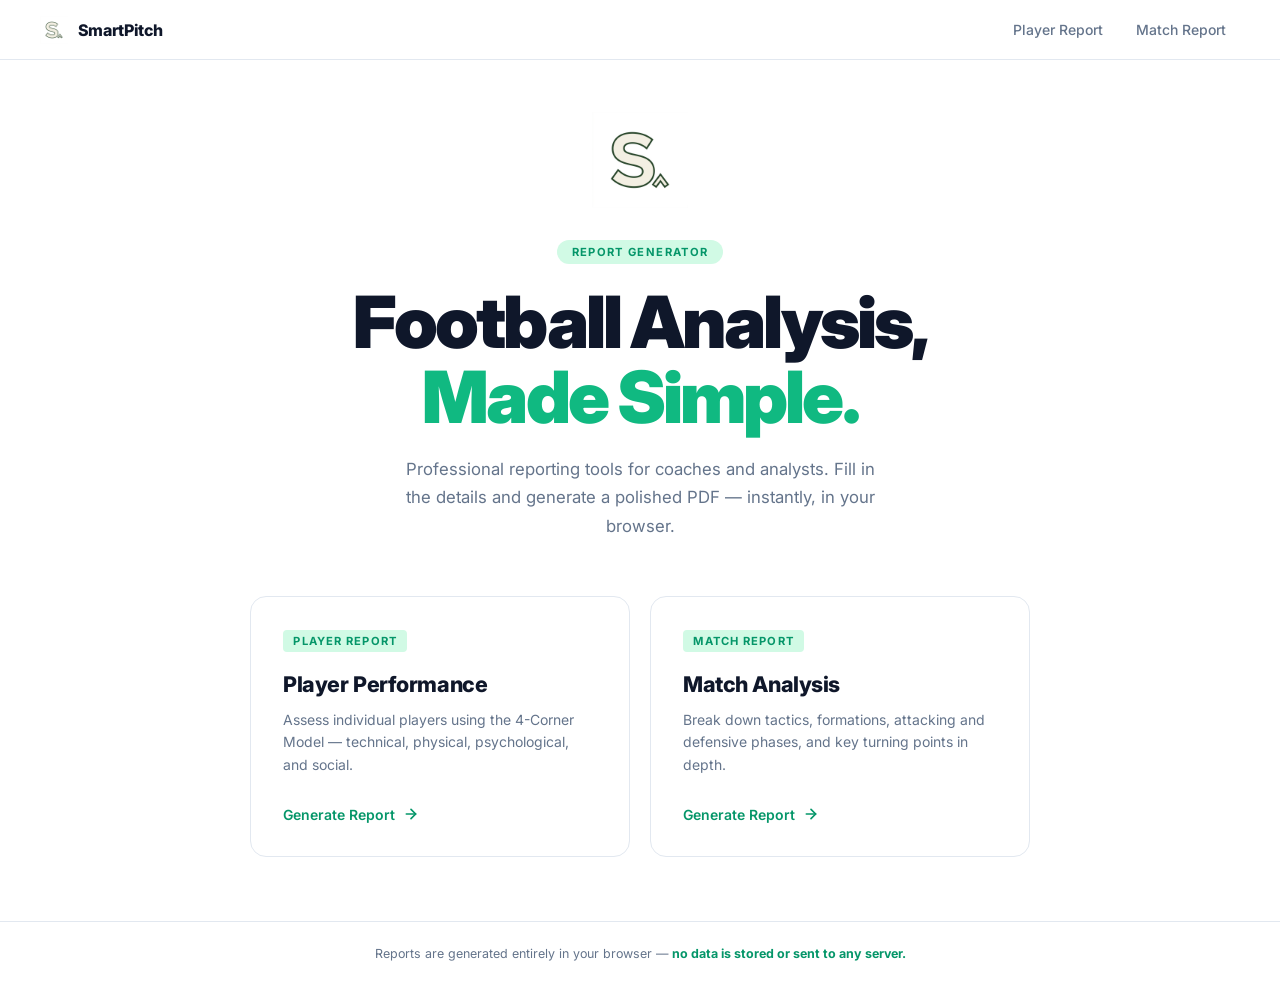
<file: index.html>
<!DOCTYPE html>
<html lang="en">
<head>
    <meta charset="UTF-8">
    <meta name="viewport" content="width=device-width, initial-scale=1.0">
    <title>SmartPitch — Report Generator</title>
    <meta name="description" content="Professional football analysis tools for coaches and analysts. Generate player performance and match analysis PDF reports instantly.">
    <link rel="preconnect" href="https://fonts.googleapis.com">
    <link rel="preconnect" href="https://fonts.gstatic.com" crossorigin>
    <link href="https://fonts.googleapis.com/css2?family=Inter:wght@300;400;500;600;700;800;900&display=swap" rel="stylesheet">
    <style>
        *, *::before, *::after { box-sizing: border-box; margin: 0; padding: 0; }

        :root {
            --green: #10B981;
            --green-dark: #059669;
            --green-deeper: #064E3B;
            --green-light: #D1FAE5;
            --slate-900: #0F172A;
            --slate-700: #334155;
            --slate-500: #64748B;
            --slate-200: #E2E8F0;
            --slate-50: #F8FAFC;
            --white: #FFFFFF;
        }

        body {
            font-family: 'Inter', sans-serif;
            background-color: var(--white);
            color: var(--slate-900);
            min-height: 100vh;
            display: flex;
            flex-direction: column;
        }

        /* ── NAV ── */
        nav {
            position: fixed;
            top: 0; left: 0; right: 0;
            z-index: 100;
            display: flex;
            justify-content: space-between;
            align-items: center;
            padding: 0 2.5rem;
            height: 60px;
            background: rgba(255,255,255,0.9);
            backdrop-filter: blur(12px);
            border-bottom: 1px solid var(--slate-200);
        }

        .nav-brand {
            display: flex;
            align-items: center;
            gap: 0.6rem;
            text-decoration: none;
        }

        .nav-brand img {
            width: 28px;
            height: 28px;
            object-fit: contain;
        }

        .nav-brand span {
            font-weight: 800;
            font-size: 1rem;
            color: var(--slate-900);
            letter-spacing: -0.02em;
        }

        .nav-links {
            display: flex;
            gap: 0.25rem;
        }

        .nav-links a {
            color: var(--slate-500);
            text-decoration: none;
            font-size: 0.875rem;
            font-weight: 500;
            padding: 0.4rem 0.9rem;
            border-radius: 6px;
            transition: all 0.15s;
        }

        .nav-links a:hover {
            background: var(--green-light);
            color: var(--green-deeper);
        }

        /* ── HERO ── */
        .hero {
            flex: 1;
            display: flex;
            flex-direction: column;
            align-items: center;
            justify-content: center;
            padding: 7rem 1.5rem 4rem;
            text-align: center;
        }

        .hero-logo {
            width: 96px;
            height: 96px;
            object-fit: contain;
            margin-bottom: 2rem;
        }

        .hero-label {
            display: inline-block;
            font-size: 0.7rem;
            font-weight: 700;
            letter-spacing: 0.12em;
            text-transform: uppercase;
            color: var(--green-dark);
            background: var(--green-light);
            padding: 0.3rem 0.9rem;
            border-radius: 999px;
            margin-bottom: 1.25rem;
        }

        .hero-title {
            font-size: clamp(2.75rem, 6vw, 4.5rem);
            font-weight: 900;
            letter-spacing: -0.04em;
            line-height: 1.05;
            color: var(--slate-900);
            margin-bottom: 1.25rem;
        }

        .hero-title span {
            color: var(--green);
        }

        .hero-sub {
            font-size: 1.05rem;
            color: var(--slate-500);
            max-width: 480px;
            line-height: 1.7;
            margin-bottom: 3.5rem;
        }

        /* ── CARDS ── */
        .cards {
            display: grid;
            grid-template-columns: 1fr 1fr;
            gap: 1.25rem;
            width: 100%;
            max-width: 780px;
        }

        .card {
            position: relative;
            display: block;
            text-decoration: none;
            border-radius: 16px;
            overflow: hidden;
            border: 1px solid var(--slate-200);
            background: var(--white);
            transition: transform 0.2s ease, box-shadow 0.2s ease, border-color 0.2s ease;
            text-align: left;
            padding: 2rem;
        }

        .card:hover {
            transform: translateY(-4px);
            box-shadow: 0 20px 40px -12px rgba(16, 185, 129, 0.18);
            border-color: var(--green);
        }

        .card-tag {
            font-size: 0.7rem;
            font-weight: 700;
            letter-spacing: 0.1em;
            text-transform: uppercase;
            color: var(--green-dark);
            background: var(--green-light);
            display: inline-block;
            padding: 0.25rem 0.65rem;
            border-radius: 4px;
            margin-bottom: 1.25rem;
        }

        .card-title {
            font-size: 1.35rem;
            font-weight: 800;
            color: var(--slate-900);
            letter-spacing: -0.02em;
            margin-bottom: 0.65rem;
            line-height: 1.2;
        }

        .card-desc {
            font-size: 0.875rem;
            color: var(--slate-500);
            line-height: 1.6;
            margin-bottom: 1.75rem;
        }

        .card-action {
            display: inline-flex;
            align-items: center;
            gap: 0.5rem;
            font-size: 0.875rem;
            font-weight: 600;
            color: var(--green-dark);
            transition: gap 0.15s;
        }

        .card:hover .card-action {
            gap: 0.75rem;
        }

        .card-action svg {
            width: 16px;
            height: 16px;
            stroke: currentColor;
            fill: none;
            stroke-width: 2.5;
            stroke-linecap: round;
            stroke-linejoin: round;
            transition: transform 0.2s;
        }

        .card:hover .card-action svg {
            transform: translateX(3px);
        }

        /* Accent bar at bottom of card */
        .card::after {
            content: '';
            position: absolute;
            bottom: 0; left: 0; right: 0;
            height: 3px;
            background: linear-gradient(90deg, var(--green), var(--green-dark));
            transform: scaleX(0);
            transform-origin: left;
            transition: transform 0.25s ease;
        }

        .card:hover::after {
            transform: scaleX(1);
        }

        /* ── FOOTER ── */
        .footer {
            padding: 1.5rem;
            text-align: center;
            font-size: 0.78rem;
            color: var(--slate-500);
            border-top: 1px solid var(--slate-200);
        }

        .footer strong {
            color: var(--green-dark);
        }

        @media (max-width: 600px) {
            .cards { grid-template-columns: 1fr; }
            nav { padding: 0 1.25rem; }
            .hero { padding: 6rem 1.25rem 3rem; }
        }
    </style>
</head>
<body>

    <nav>
        <a href="index.html" class="nav-brand">
            <img src="smartpitch-logo.jpg" alt="SmartPitch">
            <span>SmartPitch</span>
        </a>
        <div class="nav-links">
            <a href="player-report.html">Player Report</a>
            <a href="match-report.html">Match Report</a>
        </div>
    </nav>

    <main class="hero">

        <img src="smartpitch-logo.jpg" alt="SmartPitch Logo" class="hero-logo">

        <span class="hero-label">Report Generator</span>

        <h1 class="hero-title">
            Football Analysis,<br>
            <span>Made Simple.</span>
        </h1>

        <p class="hero-sub">
            Professional reporting tools for coaches and analysts. Fill in the details and generate a polished PDF — instantly, in your browser.
        </p>

        <div class="cards">

            <a href="player-report.html" class="card" id="player-card">
                <div class="card-tag">Player Report</div>
                <h2 class="card-title">Player Performance</h2>
                <p class="card-desc">Assess individual players using the 4-Corner Model — technical, physical, psychological, and social.</p>
                <div class="card-action">
                    Generate Report
                    <svg viewBox="0 0 24 24"><line x1="5" y1="12" x2="19" y2="12"/><polyline points="12 5 19 12 12 19"/></svg>
                </div>
            </a>

            <a href="match-report.html" class="card" id="match-card">
                <div class="card-tag">Match Report</div>
                <h2 class="card-title">Match Analysis</h2>
                <p class="card-desc">Break down tactics, formations, attacking and defensive phases, and key turning points in depth.</p>
                <div class="card-action">
                    Generate Report
                    <svg viewBox="0 0 24 24"><line x1="5" y1="12" x2="19" y2="12"/><polyline points="12 5 19 12 12 19"/></svg>
                </div>
            </a>

        </div>

    </main>

    <footer class="footer">
        Reports are generated entirely in your browser &mdash; <strong>no data is stored or sent to any server.</strong>
    </footer>

</body>
</html>
</file>
